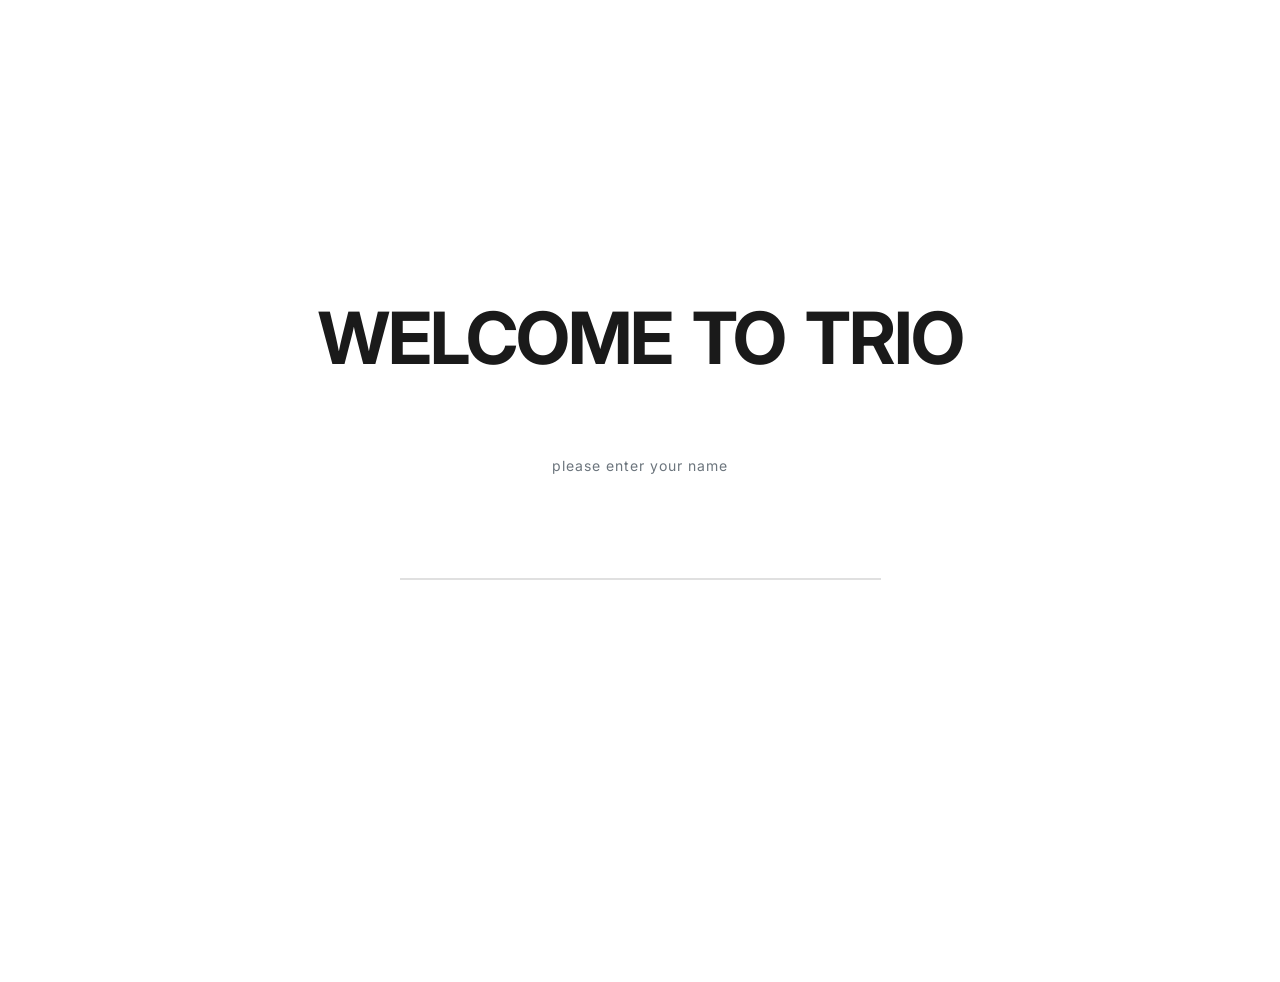
<file: index.html>
<!DOCTYPE html>
<html lang="en">
<head>
    <meta charset="UTF-8">
    <meta name="viewport" content="width=device-width, initial-scale=1.0">
    <title>TRIO - Time Tracking</title>
    <link rel="stylesheet" href="styles.css">
</head>
<body>
    <div class="container">
        <!-- Welcome Screen -->
        <div id="welcomeScreen" class="screen active">
            <div class="welcome-text">
                <span class="word" data-word="WELCOME">WELCOME</span>
                <span class="word" data-word="TO">TO</span>
                <span class="word" data-word="TRIO">TRIO</span>
            </div>
            <p class="enter-name-text">please enter your name</p>
            <input type="text" id="nameInput" class="invisible-input" placeholder="" autocomplete="off" maxlength="30">
            <div class="input-indicator"></div>
        </div>

        <!-- Activity Selection Screen -->
        <div id="activityScreen" class="screen">
            <!-- Digital Clock -->
            <div class="clock-container">
                <div class="clock-3d">
                    <div class="time-display" id="timeDisplay">00:00:00</div>
                    <div class="date-display" id="dateDisplay">LOADING...</div>
                </div>
            </div>

            <!-- Greeting -->
            <div class="greeting">
                <h1 class="greeting-title"></h1>
                <p class="greeting-subtitle">What would you like to do today?</p>
            </div>

            <div class="options-container">
                <div class="options-grid">
                    <!-- Card 1 -->
                    <div class="option-card" data-activity="University/Advisory">
                        <div class="card-glow"></div>
                        <div class="card-inner">
                            <div class="card-face">
                                <div class="card-number">01</div>
                                <div class="card-content">
                                    <div class="card-icon">🎓</div>
                                    <div class="card-title">University/Advisory</div>
                                    <div class="card-description">Get personalized academic guidance, course recommendations, and career counseling from expert advisors.</div>
                                </div>
                                <div class="card-arrow">→</div>
                            </div>
                        </div>
                    </div>

                    <!-- Card 2 -->
                    <div class="option-card" data-activity="Tutoring">
                        <div class="card-glow"></div>
                        <div class="card-inner">
                            <div class="card-face">
                                <div class="card-number">02</div>
                                <div class="card-content">
                                    <div class="card-icon">📚</div>
                                    <div class="card-title">Tutoring</div>
                                    <div class="card-description">Connect with expert tutors for personalized one-on-one sessions across all subjects and skill levels.</div>
                                </div>
                                <div class="card-arrow">→</div>
                            </div>
                        </div>
                    </div>

                    <!-- Card 3 -->
                    <div class="option-card" data-activity="Study">
                        <div class="card-glow"></div>
                        <div class="card-inner">
                            <div class="card-face">
                                <div class="card-number">03</div>
                                <div class="card-content">
                                    <div class="card-icon">💡</div>
                                    <div class="card-title">Study</div>
                                    <div class="card-description">Access curated study materials, practice tests, and interactive learning resources to master any topic.</div>
                                </div>
                                <div class="card-arrow">→</div>
                            </div>
                        </div>
                    </div>

                    <!-- Card 4 -->
                    <div class="option-card" data-activity="FAFSA Resources/Assistance">
                        <div class="card-glow"></div>
                        <div class="card-inner">
                            <div class="card-face">
                                <div class="card-number">04</div>
                                <div class="card-content">
                                    <div class="card-icon">💰</div>
                                    <div class="card-title">FAFSA Resources</div>
                                    <div class="card-description">Navigate financial aid applications with step-by-step guidance and access to funding opportunities.</div>
                                </div>
                                <div class="card-arrow">→</div>
                            </div>
                        </div>
                    </div>

                    <!-- Card 5 -->
                    <div class="option-card" data-activity="Workshop">
                        <div class="card-glow"></div>
                        <div class="card-inner">
                            <div class="card-face">
                                <div class="card-number">05</div>
                                <div class="card-content">
                                    <div class="card-icon">🛠️</div>
                                    <div class="card-title">Workshop</div>
                                    <div class="card-description">Join interactive workshops and masterclasses led by industry professionals and thought leaders.</div>
                                </div>
                                <div class="card-arrow">→</div>
                            </div>
                        </div>
                    </div>

                    <!-- Card 6 -->
                    <div class="option-card" data-activity="Event">
                        <div class="card-glow"></div>
                        <div class="card-inner">
                            <div class="card-face">
                                <div class="card-number">06</div>
                                <div class="card-content">
                                    <div class="card-icon">🎉</div>
                                    <div class="card-title">Event</div>
                                    <div class="card-description">Discover and register for upcoming events, seminars, and networking opportunities in your area.</div>
                                </div>
                                <div class="card-arrow">→</div>
                            </div>
                        </div>
                    </div>
                </div>
            </div>
        </div>

        <!-- Timer Screen -->
        <div id="timerScreen" class="screen">
            <div class="timer-container">
                <div class="activity-name"></div>
                <div class="timer-display">
                    <span class="time-value" id="hours">00</span>
                    <span class="time-separator">:</span>
                    <span class="time-value" id="minutes">00</span>
                    <span class="time-separator">:</span>
                    <span class="time-value" id="seconds">00</span>
                </div>
                <div class="timer-label">Time Elapsed</div>
                <button id="checkoutBtn" class="checkout-btn">
                    <span>Check Out</span>
                </button>
            </div>
        </div>
    </div>

    <script src="script.js"></script>
</body>
</html>
</file>
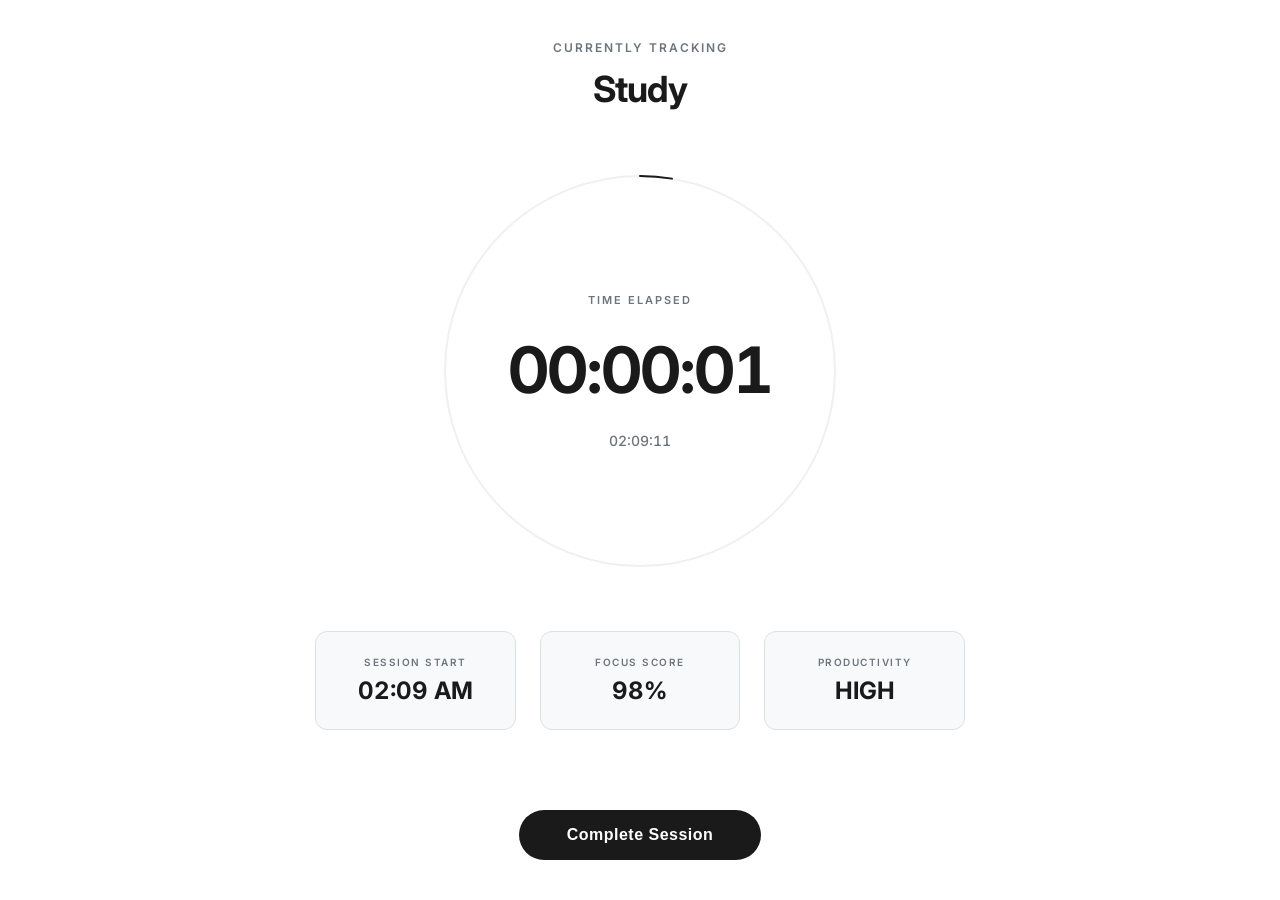
<file: session-active.html>
<!DOCTYPE html>
<html lang="en">
<head>
    <meta charset="UTF-8">
    <meta name="viewport" content="width=device-width, initial-scale=1.0">
    <title>Session Active - TRIO</title>
    <style>
        @import url('https://fonts.googleapis.com/css2?family=Inter:wght@300;400;500;600;700&display=swap');

        * {
            margin: 0;
            padding: 0;
            box-sizing: border-box;
        }

        body {
            font-family: 'Inter', -apple-system, BlinkMacSystemFont, 'Segoe UI', sans-serif;
            overflow: hidden;
            background: #ffffff;
            color: #1a1a1a;
            height: 100vh;
            display: flex;
            align-items: center;
            justify-content: center;
        }

        .container {
            position: relative;
            width: 100%;
            max-width: 800px;
            padding: 40px;
            display: flex;
            flex-direction: column;
            align-items: center;
            gap: 60px;
        }

        /* Activity Header */
        .activity-header {
            text-align: center;
            animation: fadeIn 0.6s ease;
        }

        @keyframes fadeIn {
            from { opacity: 0; transform: translateY(-20px); }
            to { opacity: 1; transform: translateY(0); }
        }

        .activity-label {
            font-size: 12px;
            font-weight: 600;
            letter-spacing: 2px;
            text-transform: uppercase;
            color: #6c757d;
            margin-bottom: 12px;
        }

        .activity-name {
            font-size: 36px;
            font-weight: 700;
            color: #1a1a1a;
            letter-spacing: -1px;
        }

        /* Timer Circle Container */
        .timer-circle-container {
            position: relative;
            width: 400px;
            height: 400px;
            display: flex;
            align-items: center;
            justify-content: center;
            animation: scaleIn 0.8s ease;
        }

        @keyframes scaleIn {
            from { opacity: 0; transform: scale(0.9); }
            to { opacity: 1; transform: scale(1); }
        }

        /* Progress Circle SVG */
        .progress-ring {
            position: absolute;
            width: 100%;
            height: 100%;
            transform: rotate(-90deg);
        }

        .progress-ring-bg {
            fill: none;
            stroke: #f0f0f0;
            stroke-width: 2;
        }

        .progress-ring-circle {
            fill: none;
            stroke: #1a1a1a;
            stroke-width: 2;
            stroke-linecap: round;
            stroke-dasharray: 1257;
            stroke-dashoffset: 1257;
            transition: stroke-dashoffset 1s linear;
        }

        /* Center Timer Display */
        .timer-display {
            position: relative;
            z-index: 5;
            text-align: center;
            display: flex;
            flex-direction: column;
            align-items: center;
            justify-content: center;
            gap: 24px;
        }

        .time-elapsed-label {
            font-size: 11px;
            font-weight: 600;
            letter-spacing: 2px;
            text-transform: uppercase;
            color: #6c757d;
        }

        .time {
            font-size: 64px;
            font-weight: 700;
            font-variant-numeric: tabular-nums;
            color: #1a1a1a;
            letter-spacing: -2px;
        }

        .current-time {
            font-size: 14px;
            font-weight: 500;
            color: #6c757d;
            font-variant-numeric: tabular-nums;
        }

        /* Stats Panel */
        .stats-panel {
            display: grid;
            grid-template-columns: repeat(3, 1fr);
            gap: 24px;
            width: 100%;
            max-width: 650px;
            animation: fadeIn 0.8s ease 0.3s both;
        }

        .stat-card {
            background: #f8f9fa;
            border: 1px solid #e0e0e0;
            border-radius: 12px;
            padding: 24px;
            text-align: center;
            transition: all 0.3s ease;
        }

        .stat-card:hover {
            transform: translateY(-4px);
            border-color: #1a1a1a;
            box-shadow: 0 8px 24px rgba(0, 0, 0, 0.08);
        }

        .stat-label {
            font-size: 10px;
            font-weight: 600;
            letter-spacing: 1.5px;
            text-transform: uppercase;
            color: #6c757d;
            margin-bottom: 8px;
        }

        .stat-value {
            font-size: 24px;
            font-weight: 700;
            color: #1a1a1a;
            font-variant-numeric: tabular-nums;
        }

        /* Checkout Button */
        .checkout-button {
            margin-top: 20px;
            padding: 16px 48px;
            font-size: 16px;
            font-weight: 600;
            letter-spacing: 0.5px;
            color: #ffffff;
            background: #1a1a1a;
            border: none;
            border-radius: 50px;
            cursor: pointer;
            transition: all 0.3s ease;
            animation: fadeIn 0.8s ease 0.5s both;
        }

        .checkout-button:hover {
            transform: translateY(-2px);
            box-shadow: 0 8px 24px rgba(0, 0, 0, 0.15);
        }

        .checkout-button:active {
            transform: translateY(0);
        }

        /* Responsive Design */
        @media (max-width: 768px) {
            .container {
                padding: 20px;
                gap: 40px;
            }

            .activity-name {
                font-size: 28px;
            }

            .timer-circle-container {
                width: 300px;
                height: 300px;
            }

            .time {
                font-size: 48px;
            }

            .stats-panel {
                grid-template-columns: 1fr;
                gap: 16px;
            }

            .checkout-button {
                padding: 14px 40px;
                font-size: 14px;
            }
        }
    </style>
</head>
<body>
    <div class="container">
        <!-- Activity Header -->
        <div class="activity-header">
            <div class="activity-label">Currently Tracking</div>
            <div class="activity-name" id="activityName">Study</div>
        </div>

        <!-- Timer Circle -->
        <div class="timer-circle-container">
            <!-- Progress Ring SVG -->
            <svg class="progress-ring" viewBox="0 0 400 400">
                <circle class="progress-ring-bg" cx="200" cy="200" r="195"/>
                <circle class="progress-ring-circle" cx="200" cy="200" r="195" id="progressCircle"/>
            </svg>

            <!-- Center Timer Display -->
            <div class="timer-display">
                <div class="time-elapsed-label">Time Elapsed</div>
                <div class="time" id="timerDisplay">00:00:00</div>
                <div class="current-time" id="currentTime">00:00:00</div>
            </div>
        </div>

        <!-- Stats Panel -->
        <div class="stats-panel">
            <div class="stat-card">
                <div class="stat-label">Session Start</div>
                <div class="stat-value" id="startTime">--:--</div>
            </div>
            <div class="stat-card">
                <div class="stat-label">Focus Score</div>
                <div class="stat-value" id="focusScore">98%</div>
            </div>
            <div class="stat-card">
                <div class="stat-label">Productivity</div>
                <div class="stat-value" id="productivity">HIGH</div>
            </div>
        </div>

        <!-- Checkout Button -->
        <button class="checkout-button" id="checkoutBtn">
            <span>Complete Session</span>
        </button>
    </div>

    <script>
        // Timer Logic
        let startTime = Date.now();
        let elapsedSeconds = 0;
        const timerDisplay = document.getElementById('timerDisplay');
        const currentTimeDisplay = document.getElementById('currentTime');
        const startTimeDisplay = document.getElementById('startTime');
        const progressCircle = document.getElementById('progressCircle');
        const activityNameElement = document.getElementById('activityName');

        // Load session data from localStorage
        const sessionData = JSON.parse(localStorage.getItem('trioSession') || '{}');
        if (sessionData.activity) {
            activityNameElement.textContent = sessionData.activity;
        }
        if (sessionData.startTime) {
            startTime = new Date(sessionData.startTime).getTime();
            const startDate = new Date(sessionData.startTime);
            startTimeDisplay.textContent = startDate.toLocaleTimeString('en-US', {
                hour: '2-digit',
                minute: '2-digit',
                hour12: true
            });
        } else {
            // Initialize session if not exists
            const now = new Date();
            startTimeDisplay.textContent = now.toLocaleTimeString('en-US', {
                hour: '2-digit',
                minute: '2-digit',
                hour12: true
            });
            localStorage.setItem('trioSession', JSON.stringify({
                activity: activityNameElement.textContent,
                startTime: now.toISOString(),
                userName: sessionData.userName || 'User'
            }));
        }

        function updateTimer() {
            // Calculate elapsed time
            elapsedSeconds = Math.floor((Date.now() - startTime) / 1000);

            const hours = Math.floor(elapsedSeconds / 3600);
            const minutes = Math.floor((elapsedSeconds % 3600) / 60);
            const seconds = elapsedSeconds % 60;

            timerDisplay.textContent =
                `${String(hours).padStart(2, '0')}:${String(minutes).padStart(2, '0')}:${String(seconds).padStart(2, '0')}`;

            // Update current time
            const now = new Date();
            currentTimeDisplay.textContent = now.toLocaleTimeString('en-US', {
                hour: '2-digit',
                minute: '2-digit',
                second: '2-digit',
                hour12: false
            });

            // Update progress circle (complete circle every hour)
            const maxSeconds = 3600; // 1 hour
            const progress = (elapsedSeconds % maxSeconds) / maxSeconds;
            const circumference = 2 * Math.PI * 195;
            const offset = circumference - (progress * circumference);
            progressCircle.style.strokeDashoffset = offset;
        }

        // Update timer every second
        setInterval(updateTimer, 1000);
        updateTimer(); // Initial update

        // Simulate focus score updating
        const focusScoreElement = document.getElementById('focusScore');
        setInterval(() => {
            const score = 95 + Math.floor(Math.random() * 5);
            focusScoreElement.textContent = `${score}%`;
        }, 5000);

        // Checkout button
        document.getElementById('checkoutBtn').addEventListener('click', () => {
            // Save session data
            const session = JSON.parse(localStorage.getItem('trioSession') || '{}');
            session.endTime = new Date().toISOString();
            session.duration = elapsedSeconds;
            localStorage.setItem('trioSession', JSON.stringify(session));

            // Redirect to index.html (restart flow)
            window.location.href = 'index.html';
        });
    </script>
</body>
</html>
</file>
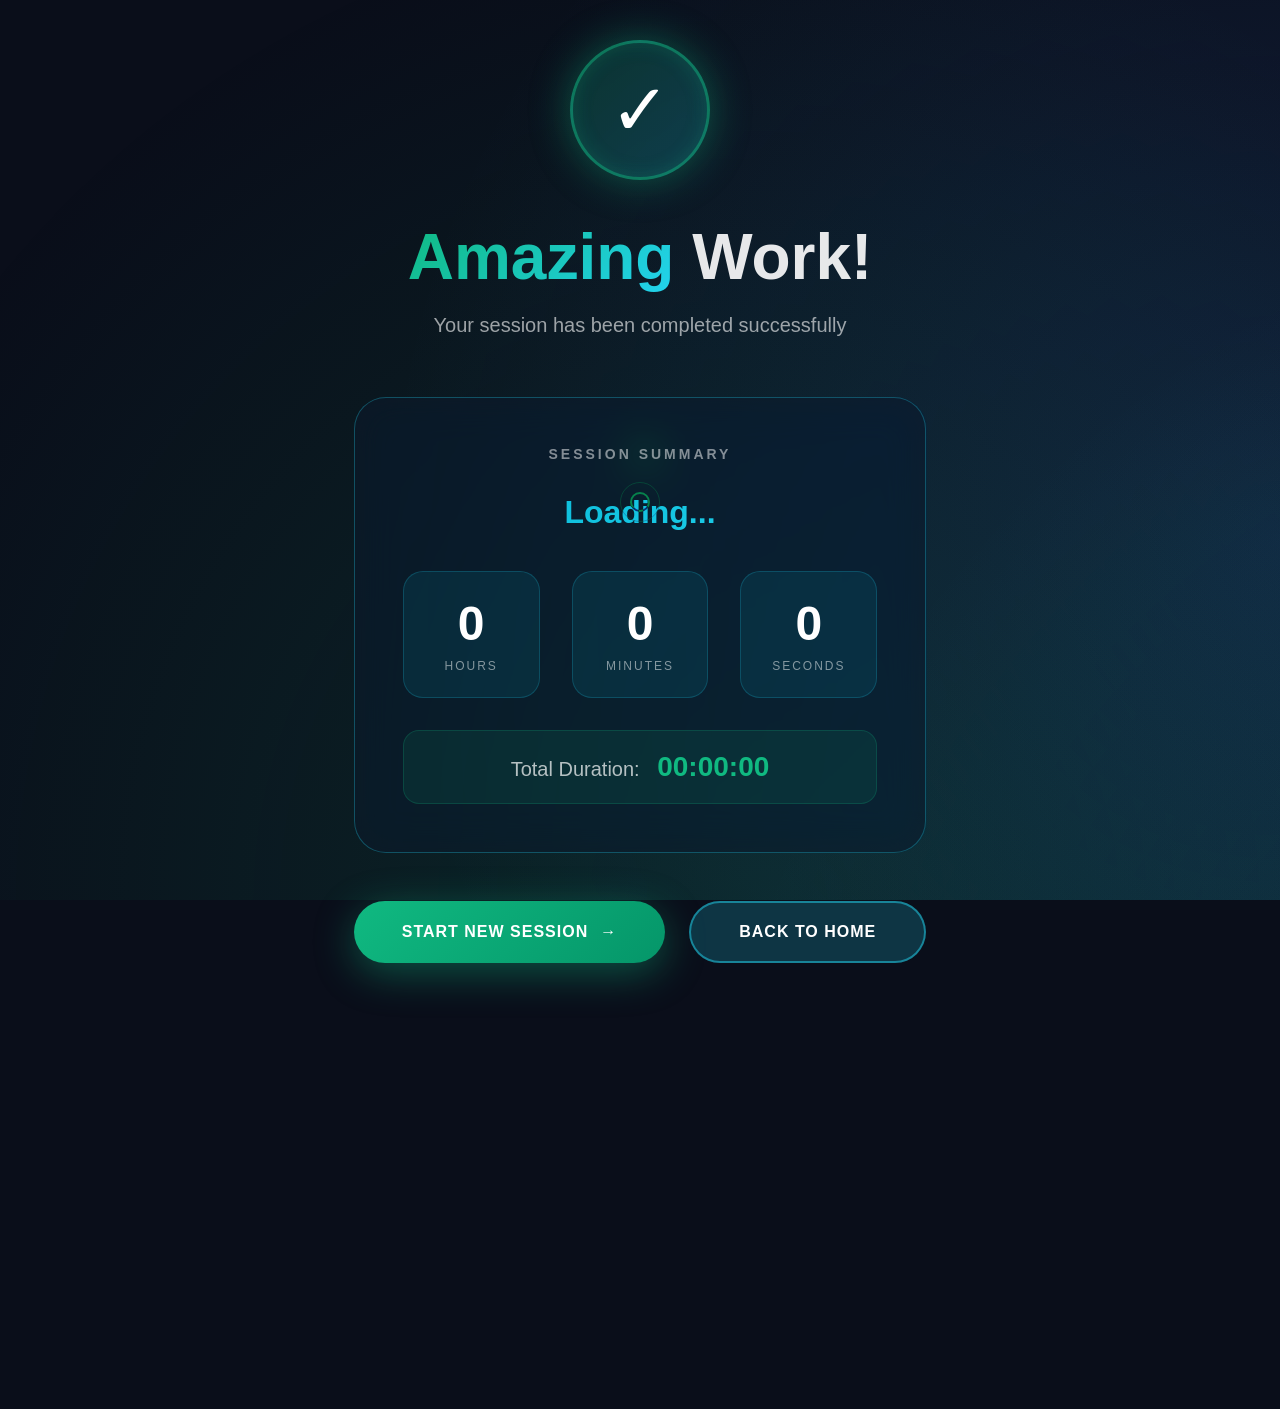
<file: session-complete.html>
<!DOCTYPE html>
<html lang="en">
<head>
    <meta charset="UTF-8">
    <meta name="viewport" content="width=device-width, initial-scale=1.0">
    <title>Session Complete - TRIO</title>
    <style>
        * {
            margin: 0;
            padding: 0;
            box-sizing: border-box;
        }

        body {
            font-family: 'Inter', -apple-system, BlinkMacSystemFont, 'Segoe UI', sans-serif;
            overflow-x: hidden;
            background: #0a0e1a;
            color: white;
            min-height: 100vh;
            display: flex;
            align-items: center;
            justify-content: center;
            cursor: none;
            padding: 40px 20px;
        }

        /* Custom Cursor */
        .cursor {
            width: 20px;
            height: 20px;
            border: 2px solid rgba(16, 185, 129, 0.8);
            border-radius: 50%;
            position: fixed;
            pointer-events: none;
            z-index: 9999;
            transition: transform 0.15s ease;
            mix-blend-mode: difference;
        }

        .cursor-follower {
            width: 40px;
            height: 40px;
            border: 1px solid rgba(16, 185, 129, 0.3);
            border-radius: 50%;
            position: fixed;
            pointer-events: none;
            z-index: 9998;
            transition: transform 0.3s ease;
            mix-blend-mode: difference;
        }

        /* Background */
        .bg-container {
            position: fixed;
            top: 0;
            left: 0;
            width: 100%;
            height: 100%;
            z-index: 0;
            overflow: hidden;
        }

        .bg-gradient {
            position: absolute;
            width: 200%;
            height: 200%;
            background:
                radial-gradient(circle at 30% 50%, rgba(16, 185, 129, 0.15) 0%, transparent 50%),
                radial-gradient(circle at 70% 70%, rgba(34, 211, 238, 0.15) 0%, transparent 50%),
                radial-gradient(circle at 50% 30%, rgba(59, 130, 246, 0.15) 0%, transparent 50%);
            animation: celebrationGradient 15s ease infinite;
        }

        @keyframes celebrationGradient {
            0%, 100% { transform: translate(0, 0) rotate(0deg) scale(1); }
            33% { transform: translate(-5%, 5%) rotate(120deg) scale(1.1); }
            66% { transform: translate(5%, -5%) rotate(240deg) scale(0.9); }
        }

        /* Confetti */
        .confetti {
            position: fixed;
            width: 10px;
            height: 10px;
            background: #10b981;
            position: absolute;
            animation: confettiFall 3s ease-out forwards;
            z-index: 10;
        }

        @keyframes confettiFall {
            0% {
                transform: translateY(-100vh) rotate(0deg);
                opacity: 1;
            }
            100% {
                transform: translateY(100vh) rotate(720deg);
                opacity: 0;
            }
        }

        /* Main Container */
        .completion-container {
            position: relative;
            z-index: 1;
            text-align: center;
            max-width: 800px;
            animation: containerFadeIn 1s cubic-bezier(0.23, 1, 0.32, 1);
        }

        @keyframes containerFadeIn {
            from {
                opacity: 0;
                transform: translateY(30px) scale(0.95);
            }
            to {
                opacity: 1;
                transform: translateY(0) scale(1);
            }
        }

        /* Success Icon */
        .success-icon {
            width: 140px;
            height: 140px;
            margin: 0 auto 40px;
            position: relative;
            animation: iconBounce 1s cubic-bezier(0.23, 1, 0.32, 1) 0.2s backwards;
        }

        @keyframes iconBounce {
            0% {
                transform: scale(0) rotate(-180deg);
                opacity: 0;
            }
            50% {
                transform: scale(1.2) rotate(10deg);
            }
            100% {
                transform: scale(1) rotate(0deg);
                opacity: 1;
            }
        }

        .success-circle {
            width: 140px;
            height: 140px;
            border-radius: 50%;
            background: linear-gradient(135deg, rgba(16, 185, 129, 0.2), rgba(34, 211, 238, 0.2));
            backdrop-filter: blur(10px);
            border: 3px solid rgba(16, 185, 129, 0.5);
            display: flex;
            align-items: center;
            justify-content: center;
            font-size: 72px;
            box-shadow:
                0 0 40px rgba(16, 185, 129, 0.4),
                inset 0 0 20px rgba(16, 185, 129, 0.2);
            animation: iconGlow 2s ease-in-out infinite;
        }

        @keyframes iconGlow {
            0%, 100% { box-shadow: 0 0 40px rgba(16, 185, 129, 0.4), inset 0 0 20px rgba(16, 185, 129, 0.2); }
            50% { box-shadow: 0 0 60px rgba(16, 185, 129, 0.6), inset 0 0 30px rgba(16, 185, 129, 0.3); }
        }

        /* Title */
        .completion-title {
            font-size: 64px;
            font-weight: 900;
            margin-bottom: 20px;
            animation: titleReveal 0.8s cubic-bezier(0.23, 1, 0.32, 1) 0.4s backwards;
        }

        .title-amazing {
            background: linear-gradient(135deg, #10b981, #22d3ee);
            -webkit-background-clip: text;
            -webkit-text-fill-color: transparent;
            background-clip: text;
        }

        .title-work {
            color: rgba(255, 255, 255, 0.9);
        }

        @keyframes titleReveal {
            from {
                opacity: 0;
                transform: translateY(30px);
            }
            to {
                opacity: 1;
                transform: translateY(0);
            }
        }

        .completion-subtitle {
            font-size: 20px;
            color: rgba(255, 255, 255, 0.6);
            margin-bottom: 60px;
            font-weight: 400;
            animation: titleReveal 0.8s cubic-bezier(0.23, 1, 0.32, 1) 0.6s backwards;
        }

        /* Session Summary Card */
        .summary-card {
            background: rgba(15, 25, 40, 0.6);
            backdrop-filter: blur(20px) saturate(180%);
            border: 1px solid rgba(34, 211, 238, 0.3);
            border-radius: 32px;
            padding: 48px;
            margin-bottom: 48px;
            animation: cardSlideIn 0.8s cubic-bezier(0.23, 1, 0.32, 1) 0.8s backwards;
            position: relative;
            overflow: hidden;
        }

        @keyframes cardSlideIn {
            from {
                opacity: 0;
                transform: translateY(40px);
            }
            to {
                opacity: 1;
                transform: translateY(0);
            }
        }

        .summary-card::before {
            content: '';
            position: absolute;
            top: 0;
            left: -100%;
            width: 100%;
            height: 100%;
            background: linear-gradient(90deg, transparent, rgba(255, 255, 255, 0.05), transparent);
            animation: shimmer 3s ease-in-out infinite;
        }

        @keyframes shimmer {
            0% { left: -100%; }
            100% { left: 100%; }
        }

        .summary-header {
            font-size: 14px;
            font-weight: 600;
            letter-spacing: 3px;
            text-transform: uppercase;
            color: rgba(255, 255, 255, 0.5);
            margin-bottom: 32px;
        }

        .activity-display {
            font-size: 32px;
            font-weight: 700;
            background: linear-gradient(135deg, #06b6d4, #22d3ee);
            -webkit-background-clip: text;
            -webkit-text-fill-color: transparent;
            background-clip: text;
            margin-bottom: 40px;
        }

        .stats-grid {
            display: grid;
            grid-template-columns: repeat(3, 1fr);
            gap: 32px;
            margin-bottom: 32px;
        }

        .stat-box {
            background: rgba(6, 182, 212, 0.1);
            padding: 24px;
            border-radius: 20px;
            border: 1px solid rgba(34, 211, 238, 0.2);
            transition: all 0.4s ease;
        }

        .stat-box:hover {
            transform: translateY(-4px);
            background: rgba(6, 182, 212, 0.15);
            border-color: rgba(34, 211, 238, 0.4);
            box-shadow: 0 10px 30px rgba(6, 182, 212, 0.3);
        }

        .stat-value {
            font-size: 48px;
            font-weight: 700;
            color: white;
            margin-bottom: 8px;
            font-variant-numeric: tabular-nums;
        }

        .stat-label {
            font-size: 12px;
            font-weight: 500;
            letter-spacing: 2px;
            text-transform: uppercase;
            color: rgba(255, 255, 255, 0.5);
        }

        .total-duration {
            font-size: 20px;
            color: rgba(255, 255, 255, 0.7);
            padding: 20px;
            background: rgba(16, 185, 129, 0.1);
            border-radius: 16px;
            border: 1px solid rgba(16, 185, 129, 0.2);
        }

        .duration-highlight {
            font-size: 28px;
            font-weight: 700;
            color: #10b981;
            margin-left: 12px;
        }

        /* Action Buttons */
        .action-buttons {
            display: flex;
            gap: 24px;
            justify-content: center;
            animation: buttonsAppear 0.8s cubic-bezier(0.23, 1, 0.32, 1) 1s backwards;
        }

        @keyframes buttonsAppear {
            from {
                opacity: 0;
                transform: translateY(20px);
            }
            to {
                opacity: 1;
                transform: translateY(0);
            }
        }

        .btn {
            padding: 20px 48px;
            font-size: 16px;
            font-weight: 600;
            border: none;
            border-radius: 50px;
            cursor: pointer;
            position: relative;
            overflow: hidden;
            transition: all 0.4s cubic-bezier(0.23, 1, 0.32, 1);
            letter-spacing: 1px;
            text-transform: uppercase;
            text-decoration: none;
            display: inline-flex;
            align-items: center;
            gap: 12px;
        }

        .btn-primary {
            background: linear-gradient(135deg, #10b981, #059669);
            color: white;
            box-shadow: 0 10px 40px rgba(16, 185, 129, 0.4);
        }

        .btn-primary:hover {
            transform: translateY(-4px);
            box-shadow: 0 20px 60px rgba(16, 185, 129, 0.6);
        }

        .btn-secondary {
            background: rgba(34, 211, 238, 0.2);
            color: white;
            border: 2px solid rgba(34, 211, 238, 0.5);
        }

        .btn-secondary:hover {
            background: rgba(34, 211, 238, 0.3);
            border-color: rgba(34, 211, 238, 0.7);
            transform: translateY(-4px);
            box-shadow: 0 10px 30px rgba(34, 211, 238, 0.3);
        }

        .btn::before {
            content: '';
            position: absolute;
            top: 0;
            left: -100%;
            width: 100%;
            height: 100%;
            background: linear-gradient(90deg, transparent, rgba(255, 255, 255, 0.2), transparent);
            transition: left 0.6s ease;
        }

        .btn:hover::before {
            left: 100%;
        }

        .btn:active {
            transform: translateY(-2px);
        }

        /* Floating Celebration Particles */
        .celebration-particle {
            position: fixed;
            width: 8px;
            height: 8px;
            background: linear-gradient(135deg, #10b981, #22d3ee);
            border-radius: 50%;
            pointer-events: none;
            animation: celebrationFloat 4s ease-in-out infinite;
            box-shadow: 0 0 20px rgba(16, 185, 129, 0.6);
        }

        @keyframes celebrationFloat {
            0%, 100% {
                transform: translate(0, 0) scale(1);
                opacity: 0.6;
            }
            50% {
                transform: translate(var(--x), var(--y)) scale(1.5);
                opacity: 1;
            }
        }

        /* Responsive */
        @media (max-width: 768px) {
            .completion-title {
                font-size: 48px;
            }

            .stats-grid {
                grid-template-columns: 1fr;
                gap: 20px;
            }

            .action-buttons {
                flex-direction: column;
                width: 100%;
            }

            .btn {
                width: 100%;
                justify-content: center;
            }

            .summary-card {
                padding: 32px 24px;
            }
        }
    </style>
</head>
<body>
    <!-- Custom Cursor -->
    <div class="cursor"></div>
    <div class="cursor-follower"></div>

    <!-- Background -->
    <div class="bg-container">
        <div class="bg-gradient"></div>
    </div>

    <!-- Celebration Particles -->
    <div id="celebrationParticles"></div>

    <!-- Main Content -->
    <div class="completion-container">
        <div class="success-icon">
            <div class="success-circle">
                ✓
            </div>
        </div>

        <h1 class="completion-title">
            <span class="title-amazing">Amazing</span> <span class="title-work">Work!</span>
        </h1>
        <p class="completion-subtitle">Your session has been completed successfully</p>

        <div class="summary-card">
            <div class="summary-header">Session Summary</div>
            <div class="activity-display" id="activityName">Loading...</div>

            <div class="stats-grid">
                <div class="stat-box">
                    <div class="stat-value" id="hoursDisplay">0</div>
                    <div class="stat-label">Hours</div>
                </div>
                <div class="stat-box">
                    <div class="stat-value" id="minutesDisplay">0</div>
                    <div class="stat-label">Minutes</div>
                </div>
                <div class="stat-box">
                    <div class="stat-value" id="secondsDisplay">0</div>
                    <div class="stat-label">Seconds</div>
                </div>
            </div>

            <div class="total-duration">
                Total Duration: <span class="duration-highlight" id="totalDuration">00:00:00</span>
            </div>
        </div>

        <div class="action-buttons">
            <a href="index.html" class="btn btn-primary">
                <span>Start New Session</span>
                <span>→</span>
            </a>
            <a href="welcome-checkin.html" class="btn btn-secondary">
                <span>Back to Home</span>
            </a>
        </div>
    </div>

    <script>
        // Custom Cursor
        const cursor = document.querySelector('.cursor');
        const follower = document.querySelector('.cursor-follower');

        let mouseX = 0, mouseY = 0;
        let cursorX = 0, cursorY = 0;
        let followerX = 0, followerY = 0;

        document.addEventListener('mousemove', (e) => {
            mouseX = e.clientX;
            mouseY = e.clientY;
        });

        function animateCursor() {
            cursorX += (mouseX - cursorX) * 0.3;
            cursorY += (mouseY - cursorY) * 0.3;

            followerX += (mouseX - followerX) * 0.1;
            followerY += (mouseY - followerY) * 0.1;

            cursor.style.transform = `translate(${cursorX}px, ${cursorY}px)`;
            follower.style.transform = `translate(${followerX}px, ${followerY}px)`;

            requestAnimationFrame(animateCursor);
        }
        animateCursor();

        // Cursor effects on buttons
        const buttons = document.querySelectorAll('.btn');
        buttons.forEach(btn => {
            btn.addEventListener('mouseenter', () => {
                cursor.style.transform = `translate(${cursorX}px, ${cursorY}px) scale(1.5)`;
                follower.style.transform = `translate(${followerX}px, ${followerY}px) scale(1.5)`;
            });
            btn.addEventListener('mouseleave', () => {
                cursor.style.transform = `translate(${cursorX}px, ${cursorY}px) scale(1)`;
                follower.style.transform = `translate(${followerX}px, ${followerY}px) scale(1)`;
            });
        });

        // Confetti Explosion
        function createConfetti() {
            const colors = ['#10b981', '#22d3ee', '#06b6d4', '#3b82f6', '#fb923c'];

            for (let i = 0; i < 150; i++) {
                setTimeout(() => {
                    const confetti = document.createElement('div');
                    confetti.className = 'confetti';
                    confetti.style.left = Math.random() * 100 + '%';
                    confetti.style.background = colors[Math.floor(Math.random() * colors.length)];
                    confetti.style.animationDelay = Math.random() * 0.5 + 's';
                    confetti.style.animationDuration = (Math.random() * 2 + 2) + 's';

                    // Random shapes
                    if (Math.random() > 0.5) {
                        confetti.style.borderRadius = '50%';
                    } else if (Math.random() > 0.5) {
                        confetti.style.width = '3px';
                        confetti.style.height = '15px';
                    }

                    document.body.appendChild(confetti);

                    setTimeout(() => confetti.remove(), 3000);
                }, i * 15);
            }
        }

        // Celebration Particles
        const celebrationContainer = document.getElementById('celebrationParticles');
        for (let i = 0; i < 20; i++) {
            const particle = document.createElement('div');
            particle.className = 'celebration-particle';

            const angle = (i / 20) * Math.PI * 2;
            const distance = 100 + Math.random() * 200;
            const x = Math.cos(angle) * distance;
            const y = Math.sin(angle) * distance;

            particle.style.setProperty('--x', `${x}px`);
            particle.style.setProperty('--y', `${y}px`);
            particle.style.left = '50%';
            particle.style.top = '50%';
            particle.style.animationDelay = `${Math.random() * 2}s`;
            particle.style.animationDuration = `${4 + Math.random() * 2}s`;

            celebrationContainer.appendChild(particle);
        }

        // Load session data from localStorage
        const lastActivity = localStorage.getItem('currentActivity') || 'Activity';
        const checkInTime = localStorage.getItem('checkInTime');
        const checkOutTime = Date.now();

        if (checkInTime) {
            const elapsed = checkOutTime - parseInt(checkInTime);
            const hours = Math.floor(elapsed / 3600000);
            const minutes = Math.floor((elapsed % 3600000) / 60000);
            const seconds = Math.floor((elapsed % 60000) / 1000);

            document.getElementById('activityName').textContent = lastActivity.toUpperCase();
            document.getElementById('hoursDisplay').textContent = hours;
            document.getElementById('minutesDisplay').textContent = minutes;
            document.getElementById('secondsDisplay').textContent = seconds;
            document.getElementById('totalDuration').textContent =
                `${String(hours).padStart(2, '0')}:${String(minutes).padStart(2, '0')}:${String(seconds).padStart(2, '0')}`;

            // Clear check-in time
            localStorage.removeItem('checkInTime');
        }

        // Trigger confetti on load
        setTimeout(() => {
            createConfetti();
        }, 500);

        // Additional confetti bursts
        setTimeout(() => createConfetti(), 2000);
        setTimeout(() => createConfetti(), 3500);
    </script>
</body>
</html>
</file>
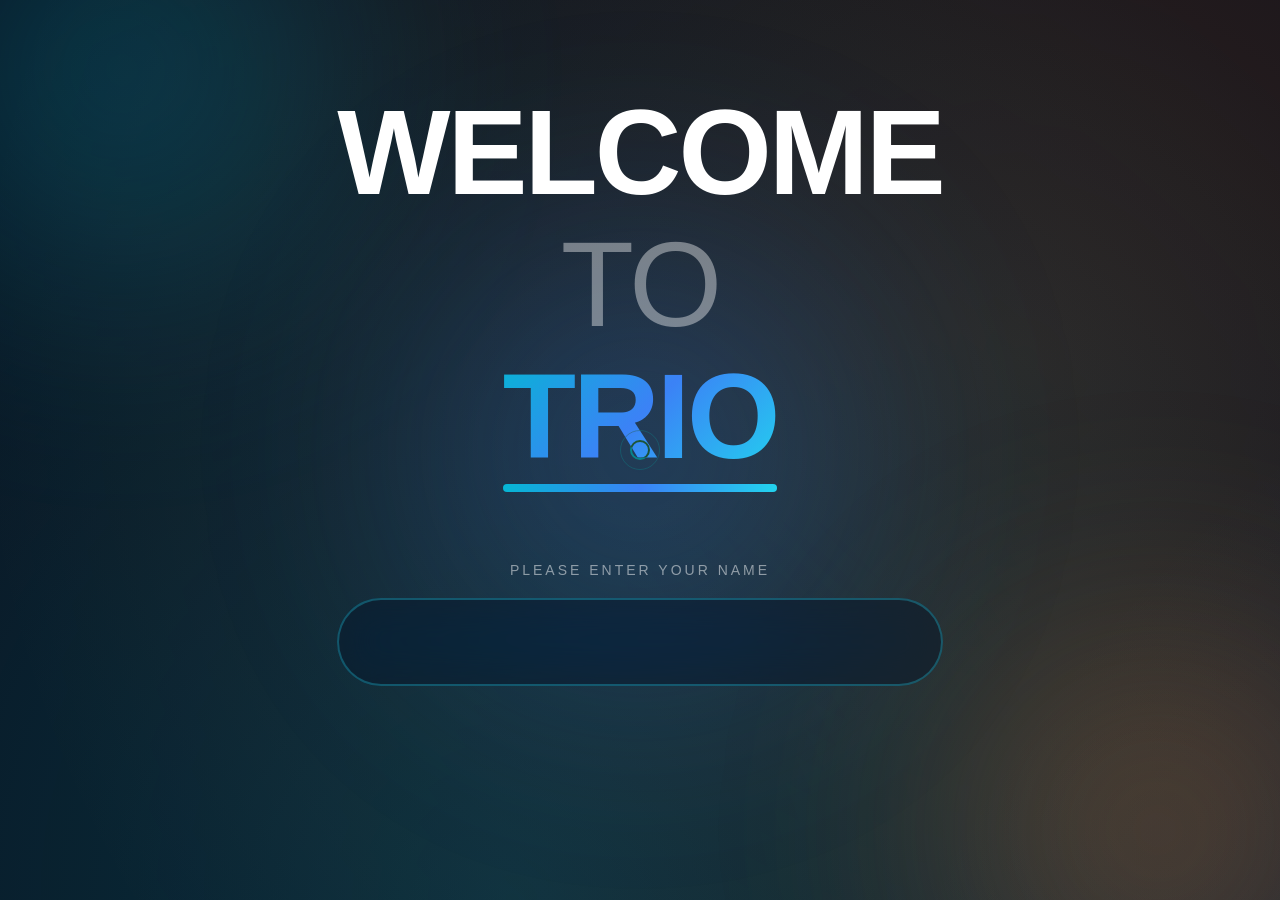
<file: welcome-checkin.html>
<!DOCTYPE html>
<html lang="en">
<head>
    <meta charset="UTF-8">
    <meta name="viewport" content="width=device-width, initial-scale=1.0">
    <title>Welcome to TRIO - Check In</title>
    <style>
        * {
            margin: 0;
            padding: 0;
            box-sizing: border-box;
        }

        body {
            font-family: 'Inter', -apple-system, BlinkMacSystemFont, 'Segoe UI', sans-serif;
            overflow: hidden;
            background: #0a0e1a;
            color: white;
            height: 100vh;
            display: flex;
            align-items: center;
            justify-content: center;
            cursor: none;
        }

        /* Custom Cursor */
        .cursor {
            width: 20px;
            height: 20px;
            border: 2px solid rgba(34, 211, 238, 0.8);
            border-radius: 50%;
            position: fixed;
            pointer-events: none;
            z-index: 9999;
            transition: transform 0.15s ease;
            mix-blend-mode: difference;
        }

        .cursor-follower {
            width: 40px;
            height: 40px;
            border: 1px solid rgba(34, 211, 238, 0.3);
            border-radius: 50%;
            position: fixed;
            pointer-events: none;
            z-index: 9998;
            transition: transform 0.3s ease;
            mix-blend-mode: difference;
        }

        /* Background */
        .bg-container {
            position: fixed;
            top: 0;
            left: 0;
            width: 100%;
            height: 100%;
            z-index: 0;
            overflow: hidden;
        }

        .bg-gradient {
            position: absolute;
            width: 200%;
            height: 200%;
            background:
                radial-gradient(circle at 20% 50%, rgba(6, 182, 212, 0.2) 0%, transparent 50%),
                radial-gradient(circle at 80% 80%, rgba(59, 130, 246, 0.2) 0%, transparent 50%),
                radial-gradient(circle at 40% 20%, rgba(251, 146, 60, 0.15) 0%, transparent 50%);
            animation: gradientShift 25s ease infinite;
        }

        @keyframes gradientShift {
            0%, 100% { transform: translate(0, 0) rotate(0deg); }
            33% { transform: translate(-5%, 5%) rotate(120deg); }
            66% { transform: translate(5%, -5%) rotate(240deg); }
        }

        /* Particles */
        .particles {
            position: absolute;
            width: 100%;
            height: 100%;
        }

        .particle {
            position: absolute;
            width: 3px;
            height: 3px;
            background: rgba(34, 211, 238, 0.6);
            border-radius: 50%;
            animation: particleFloat 20s infinite linear;
            opacity: 0;
            box-shadow: 0 0 10px rgba(34, 211, 238, 0.5);
        }

        @keyframes particleFloat {
            0% {
                transform: translateY(100vh) translateX(0) scale(0);
                opacity: 0;
            }
            10% { opacity: 1; }
            90% { opacity: 1; }
            100% {
                transform: translateY(-100vh) translateX(100px) scale(1.5);
                opacity: 0;
            }
        }

        /* Floating Orbs */
        .floating-orb {
            position: fixed;
            width: 500px;
            height: 500px;
            border-radius: 50%;
            filter: blur(120px);
            opacity: 0.4;
            pointer-events: none;
            z-index: 0;
            animation: orbFloat 20s ease-in-out infinite;
        }

        .orb-1 {
            background: radial-gradient(circle, rgba(6, 182, 212, 0.8), transparent);
            top: -20%;
            left: -10%;
            animation-delay: 0s;
        }

        .orb-2 {
            background: radial-gradient(circle, rgba(251, 146, 60, 0.8), transparent);
            bottom: -20%;
            right: -10%;
            animation-delay: -10s;
        }

        .orb-3 {
            background: radial-gradient(circle, rgba(59, 130, 246, 0.8), transparent);
            top: 50%;
            left: 50%;
            transform: translate(-50%, -50%);
            animation-delay: -5s;
        }

        @keyframes orbFloat {
            0%, 100% { transform: translate(0, 0) scale(1); }
            33% { transform: translate(50px, -50px) scale(1.1); }
            66% { transform: translate(-50px, 50px) scale(0.9); }
        }

        /* Main Content */
        .main-content {
            position: relative;
            z-index: 1;
            text-align: center;
            max-width: 800px;
            padding: 40px;
        }

        /* Title Animation */
        .welcome-text {
            font-size: 120px;
            font-weight: 900;
            line-height: 1.1;
            margin-bottom: 40px;
            letter-spacing: -3px;
        }

        .welcome-text span {
            display: inline-block;
            animation: titleReveal 0.8s cubic-bezier(0.23, 1, 0.32, 1) backwards;
        }

        .welcome-text .word-welcome span:nth-child(1) { animation-delay: 0.1s; }
        .welcome-text .word-welcome span:nth-child(2) { animation-delay: 0.15s; }
        .welcome-text .word-welcome span:nth-child(3) { animation-delay: 0.2s; }
        .welcome-text .word-welcome span:nth-child(4) { animation-delay: 0.25s; }
        .welcome-text .word-welcome span:nth-child(5) { animation-delay: 0.3s; }
        .welcome-text .word-welcome span:nth-child(6) { animation-delay: 0.35s; }
        .welcome-text .word-welcome span:nth-child(7) { animation-delay: 0.4s; }

        .word-to {
            color: rgba(255, 255, 255, 0.4);
            font-weight: 500;
            margin: 0 20px;
        }

        .word-to span { animation-delay: 0.5s; }

        .word-trio span:nth-child(1) { animation-delay: 0.6s; }
        .word-trio span:nth-child(2) { animation-delay: 0.65s; }
        .word-trio span:nth-child(3) { animation-delay: 0.7s; }
        .word-trio span:nth-child(4) { animation-delay: 0.75s; }

        .word-trio {
            background: linear-gradient(135deg, #06b6d4, #3b82f6, #22d3ee);
            -webkit-background-clip: text;
            -webkit-text-fill-color: transparent;
            background-clip: text;
            position: relative;
            display: inline-block;
        }

        .word-trio::after {
            content: '';
            position: absolute;
            bottom: -10px;
            left: 0;
            right: 0;
            height: 8px;
            background: linear-gradient(90deg, #06b6d4, #3b82f6, #22d3ee);
            border-radius: 4px;
            animation: underlineGrow 0.6s cubic-bezier(0.23, 1, 0.32, 1) 0.8s backwards;
        }

        @keyframes underlineGrow {
            from { transform: scaleX(0); }
            to { transform: scaleX(1); }
        }

        @keyframes titleReveal {
            from {
                opacity: 0;
                transform: translateY(50px) rotateX(-90deg);
            }
            to {
                opacity: 1;
                transform: translateY(0) rotateX(0);
            }
        }

        /* Input Container */
        .input-container {
            margin-top: 80px;
            position: relative;
            animation: fadeInUp 0.8s cubic-bezier(0.23, 1, 0.32, 1) 1s backwards;
        }

        .input-label {
            font-size: 14px;
            letter-spacing: 3px;
            text-transform: uppercase;
            color: rgba(255, 255, 255, 0.5);
            margin-bottom: 20px;
            font-weight: 500;
            animation: fadeIn 1s ease 1.2s backwards;
        }

        @keyframes fadeIn {
            from { opacity: 0; }
            to { opacity: 1; }
        }

        .input-wrapper {
            position: relative;
            perspective: 1000px;
        }

        .input-glow {
            position: absolute;
            top: -2px;
            left: -2px;
            right: -2px;
            bottom: -2px;
            background: linear-gradient(135deg, #06b6d4, #3b82f6, #22d3ee, #06b6d4);
            background-size: 300% 300%;
            border-radius: 50px;
            opacity: 0;
            filter: blur(20px);
            transition: opacity 0.4s ease;
            animation: borderGlow 3s ease infinite;
        }

        @keyframes borderGlow {
            0%, 100% { background-position: 0% 50%; }
            50% { background-position: 100% 50%; }
        }

        .input-wrapper:hover .input-glow,
        .name-input:focus ~ .input-glow {
            opacity: 0.8;
        }

        .name-input {
            width: 100%;
            padding: 28px 40px;
            font-size: 24px;
            font-weight: 400;
            color: white;
            background: rgba(15, 25, 40, 0.6);
            backdrop-filter: blur(20px) saturate(180%);
            border: 2px solid rgba(34, 211, 238, 0.3);
            border-radius: 50px;
            outline: none;
            text-align: center;
            transition: all 0.4s cubic-bezier(0.23, 1, 0.32, 1);
            position: relative;
            z-index: 1;
            letter-spacing: 2px;
        }

        .name-input::placeholder {
            color: rgba(255, 255, 255, 0.3);
        }

        .name-input:focus {
            transform: translateY(-4px);
            border-color: rgba(34, 211, 238, 0.6);
            box-shadow:
                0 20px 60px rgba(6, 182, 212, 0.3),
                inset 0 1px 0 rgba(255, 255, 255, 0.1);
        }

        /* Continue Button */
        .continue-btn {
            margin-top: 60px;
            padding: 24px 80px;
            font-size: 18px;
            font-weight: 600;
            color: white;
            background: linear-gradient(135deg, #06b6d4, #0284c7);
            border: none;
            border-radius: 50px;
            cursor: pointer;
            position: relative;
            overflow: hidden;
            transition: all 0.4s cubic-bezier(0.23, 1, 0.32, 1);
            letter-spacing: 2px;
            text-transform: uppercase;
            box-shadow: 0 10px 40px rgba(6, 182, 212, 0.4);
            opacity: 0;
            transform: translateY(20px);
            pointer-events: none;
        }

        .continue-btn.active {
            animation: buttonAppear 0.6s cubic-bezier(0.23, 1, 0.32, 1) forwards;
            pointer-events: auto;
        }

        @keyframes buttonAppear {
            to {
                opacity: 1;
                transform: translateY(0);
            }
        }

        .continue-btn::before {
            content: '';
            position: absolute;
            top: 0;
            left: -100%;
            width: 100%;
            height: 100%;
            background: linear-gradient(90deg, transparent, rgba(255, 255, 255, 0.3), transparent);
            transition: left 0.6s ease;
        }

        .continue-btn:hover::before {
            left: 100%;
        }

        .continue-btn::after {
            content: '→';
            position: absolute;
            right: 30px;
            top: 50%;
            transform: translateY(-50%) translateX(0);
            transition: transform 0.4s cubic-bezier(0.23, 1, 0.32, 1);
            font-size: 24px;
        }

        .continue-btn:hover {
            transform: translateY(-4px);
            box-shadow: 0 20px 60px rgba(6, 182, 212, 0.6);
        }

        .continue-btn:hover::after {
            transform: translateY(-50%) translateX(8px);
        }

        .continue-btn:active {
            transform: translateY(-2px);
        }

        /* Typing Animation */
        .typing-indicator {
            position: absolute;
            right: 40px;
            top: 50%;
            transform: translateY(-50%);
            display: flex;
            gap: 6px;
            opacity: 0;
            transition: opacity 0.3s ease;
        }

        .name-input:focus ~ .typing-indicator {
            opacity: 1;
        }

        .typing-dot {
            width: 8px;
            height: 8px;
            border-radius: 50%;
            background: linear-gradient(135deg, #06b6d4, #22d3ee);
            animation: typingBounce 1.4s ease-in-out infinite;
        }

        .typing-dot:nth-child(2) { animation-delay: 0.2s; }
        .typing-dot:nth-child(3) { animation-delay: 0.4s; }

        @keyframes typingBounce {
            0%, 60%, 100% { transform: translateY(0); }
            30% { transform: translateY(-10px); }
        }

        @keyframes fadeInUp {
            from {
                opacity: 0;
                transform: translateY(30px);
            }
            to {
                opacity: 1;
                transform: translateY(0);
            }
        }

        /* Sparkles */
        .sparkle {
            position: absolute;
            width: 4px;
            height: 4px;
            background: white;
            border-radius: 50%;
            pointer-events: none;
            animation: sparkleAnim 1s ease-out forwards;
            box-shadow: 0 0 10px rgba(255, 255, 255, 0.8);
        }

        @keyframes sparkleAnim {
            0% {
                transform: translate(0, 0) scale(0);
                opacity: 1;
            }
            100% {
                transform: translate(var(--x), var(--y)) scale(1);
                opacity: 0;
            }
        }

        /* Responsive */
        @media (max-width: 768px) {
            .welcome-text {
                font-size: 64px;
            }

            .name-input {
                font-size: 18px;
                padding: 20px 30px;
            }

            .continue-btn {
                padding: 20px 60px;
                font-size: 16px;
            }
        }
    </style>
</head>
<body>
    <!-- Custom Cursor -->
    <div class="cursor"></div>
    <div class="cursor-follower"></div>

    <!-- Background -->
    <div class="bg-container">
        <div class="bg-gradient"></div>
        <div class="particles" id="particles"></div>
    </div>

    <!-- Floating Orbs -->
    <div class="floating-orb orb-1"></div>
    <div class="floating-orb orb-2"></div>
    <div class="floating-orb orb-3"></div>

    <!-- Main Content -->
    <div class="main-content">
        <div class="welcome-text">
            <div class="word-welcome">
                <span>W</span><span>E</span><span>L</span><span>C</span><span>O</span><span>M</span><span>E</span>
            </div>
            <div class="word-to">
                <span>TO</span>
            </div>
            <div class="word-trio">
                <span>T</span><span>R</span><span>I</span><span>O</span>
            </div>
        </div>

        <div class="input-container">
            <div class="input-label">Please enter your name</div>
            <div class="input-wrapper">
                <div class="input-glow"></div>
                <input
                    type="text"
                    class="name-input"
                    placeholder=""
                    id="nameInput"
                    autocomplete="off"
                />
                <div class="typing-indicator">
                    <div class="typing-dot"></div>
                    <div class="typing-dot"></div>
                    <div class="typing-dot"></div>
                </div>
            </div>
        </div>

        <button class="continue-btn" id="continueBtn">Let's Begin</button>
    </div>

    <script src="script.js"></script>
    <script>
        // Custom Cursor
        const cursor = document.querySelector('.cursor');
        const follower = document.querySelector('.cursor-follower');

        let mouseX = 0, mouseY = 0;
        let cursorX = 0, cursorY = 0;
        let followerX = 0, followerY = 0;

        document.addEventListener('mousemove', (e) => {
            mouseX = e.clientX;
            mouseY = e.clientY;
        });

        function animateCursor() {
            cursorX += (mouseX - cursorX) * 0.3;
            cursorY += (mouseY - cursorY) * 0.3;

            followerX += (mouseX - followerX) * 0.1;
            followerY += (mouseY - followerY) * 0.1;

            cursor.style.transform = `translate(${cursorX}px, ${cursorY}px)`;
            follower.style.transform = `translate(${followerX}px, ${followerY}px)`;

            requestAnimationFrame(animateCursor);
        }
        animateCursor();

        // Cursor effects on interactive elements
        const hoverElements = document.querySelectorAll('.name-input, .continue-btn');
        hoverElements.forEach(el => {
            el.addEventListener('mouseenter', () => {
                cursor.style.transform = `translate(${cursorX}px, ${cursorY}px) scale(1.5)`;
                follower.style.transform = `translate(${followerX}px, ${followerY}px) scale(1.5)`;
            });
            el.addEventListener('mouseleave', () => {
                cursor.style.transform = `translate(${cursorX}px, ${cursorY}px) scale(1)`;
                follower.style.transform = `translate(${followerX}px, ${followerY}px) scale(1)`;
            });
        });

        // Particles
        const particlesContainer = document.getElementById('particles');
        for (let i = 0; i < 60; i++) {
            const particle = document.createElement('div');
            particle.className = 'particle';
            particle.style.left = `${Math.random() * 100}%`;
            particle.style.animationDelay = `${Math.random() * 20}s`;
            particle.style.animationDuration = `${15 + Math.random() * 15}s`;
            particlesContainer.appendChild(particle);
        }

        // Floating Orbs Follow Mouse
        const orbs = document.querySelectorAll('.floating-orb');
        document.addEventListener('mousemove', (e) => {
            const x = e.clientX / window.innerWidth;
            const y = e.clientY / window.innerHeight;

            orbs.forEach((orb, index) => {
                const speed = (index + 1) * 40;
                const offsetX = (x - 0.5) * speed;
                const offsetY = (y - 0.5) * speed;

                orb.style.transform = `translate(${offsetX}px, ${offsetY}px)`;
            });
        });

        // Input handling
        const nameInput = document.getElementById('nameInput');
        const continueBtn = document.getElementById('continueBtn');

        nameInput.addEventListener('input', (e) => {
            if (e.target.value.trim().length > 0) {
                continueBtn.classList.add('active');
            } else {
                continueBtn.classList.remove('active');
            }
        });

        // Sparkle effect on input focus
        nameInput.addEventListener('focus', () => {
            createSparkles(nameInput);
        });

        function createSparkles(element) {
            const rect = element.getBoundingClientRect();
            for (let i = 0; i < 12; i++) {
                const sparkle = document.createElement('div');
                sparkle.className = 'sparkle';

                const angle = (i / 12) * Math.PI * 2;
                const distance = 50;
                const x = Math.cos(angle) * distance;
                const y = Math.sin(angle) * distance;

                sparkle.style.setProperty('--x', `${x}px`);
                sparkle.style.setProperty('--y', `${y}px`);
                sparkle.style.left = `${rect.left + rect.width / 2}px`;
                sparkle.style.top = `${rect.top + rect.height / 2}px`;

                document.body.appendChild(sparkle);

                setTimeout(() => sparkle.remove(), 1000);
            }
        }

        // Continue button action
        continueBtn.addEventListener('click', () => {
            const name = nameInput.value.trim();
            if (name) {
                // Store name in localStorage
                localStorage.setItem('userName', name);

                // Navigate to main app (index.html)
                window.location.href = 'index.html';
            }
        });

        // Enter key to continue
        nameInput.addEventListener('keypress', (e) => {
            if (e.key === 'Enter' && nameInput.value.trim().length > 0) {
                continueBtn.click();
            }
        });

        // Auto-focus input after animations
        setTimeout(() => {
            nameInput.focus();
        }, 1500);
    </script>
</body>
</html>
</file>
<file: styles.css>
@import url('https://fonts.googleapis.com/css2?family=Inter:wght@300;400;500;600;700&display=swap');

* {
    margin: 0;
    padding: 0;
    box-sizing: border-box;
}

:root {
    --bg-primary: #ffffff;
    --bg-secondary: #f8f9fa;
    --text-primary: #1a1a1a;
    --text-secondary: #6c757d;
    --border: #e0e0e0;
    --hover: #f0f0f0;
}

html {
    scroll-behavior: smooth;
}

body {
    font-family: 'Inter', -apple-system, BlinkMacSystemFont, sans-serif;
    background: var(--bg-primary);
    color: var(--text-primary);
    overflow: hidden;
    position: relative;
    line-height: 1.6;
}

.container {
    position: relative;
    width: 100vw;
    height: 100vh;
    display: flex;
    align-items: center;
    justify-content: center;
}

/* Screen Management */
.screen {
    position: absolute;
    width: 100%;
    height: 100%;
    display: flex;
    flex-direction: column;
    align-items: center;
    justify-content: center;
    opacity: 0;
    pointer-events: none;
    transition: opacity 0.6s ease;
}

.screen.active {
    opacity: 1;
    pointer-events: all;
}

/* ============================================
   WELCOME SCREEN
   ============================================ */

#welcomeScreen {
    gap: 40px;
}

.welcome-text {
    display: flex;
    gap: 20px;
    margin-bottom: 20px;
}

.word {
    font-size: 72px;
    font-weight: 700;
    letter-spacing: -2px;
    color: var(--text-primary);
    opacity: 0;
    animation: fadeInUp 0.8s ease forwards;
}

.word[data-word="WELCOME"] {
    animation-delay: 0.2s;
}

.word[data-word="TO"] {
    animation-delay: 0.4s;
}

.word[data-word="TRIO"] {
    animation-delay: 0.6s;
}

@keyframes fadeInUp {
    from {
        opacity: 0;
        transform: translateY(30px);
    }
    to {
        opacity: 1;
        transform: translateY(0);
    }
}

.enter-name-text {
    font-size: 14px;
    font-weight: 400;
    color: var(--text-secondary);
    text-transform: lowercase;
    letter-spacing: 1px;
    transition: all 0.3s ease;
}

.invisible-input {
    background: transparent;
    border: none;
    border-bottom: 2px solid var(--border);
    outline: none;
    font-size: 32px;
    font-weight: 500;
    color: var(--text-primary);
    text-align: center;
    padding: 12px 40px;
    min-width: 400px;
    transition: border-color 0.3s ease;
}

.invisible-input:focus {
    border-bottom-color: var(--text-primary);
}

/* ============================================
   ACTIVITY SCREEN
   ============================================ */

#activityScreen {
    padding: 60px;
    gap: 60px;
}

.clock-container {
    position: fixed;
    top: 40px;
    right: 60px;
    z-index: 100;
}

.clock-3d {
    background: var(--bg-secondary);
    border: 1px solid var(--border);
    border-radius: 16px;
    padding: 20px 32px;
    text-align: center;
}

.time-display {
    font-size: 24px;
    font-weight: 600;
    font-variant-numeric: tabular-nums;
    color: var(--text-primary);
    margin-bottom: 4px;
}

.date-display {
    font-size: 11px;
    font-weight: 500;
    letter-spacing: 1px;
    color: var(--text-secondary);
}

.greeting {
    text-align: center;
    margin-bottom: 20px;
}

.greeting-title {
    font-size: 48px;
    font-weight: 700;
    letter-spacing: -1px;
    color: var(--text-primary);
    margin-bottom: 12px;
}

.greeting-subtitle {
    font-size: 18px;
    font-weight: 400;
    color: var(--text-secondary);
}

.options-container {
    width: 100%;
    max-width: 1200px;
}

.options-grid {
    display: grid;
    grid-template-columns: repeat(6, 1fr);
    grid-template-rows: repeat(4, 140px);
    gap: 16px;
}

/* Bento Grid Layout - Modern Asymmetric Design */
.option-card:nth-child(1) {
    grid-column: span 3;
    grid-row: span 2;
}

.option-card:nth-child(2) {
    grid-column: span 3;
    grid-row: span 2;
}

.option-card:nth-child(3) {
    grid-column: span 2;
    grid-row: span 2;
}

.option-card:nth-child(4) {
    grid-column: span 2;
    grid-row: span 2;
}

.option-card:nth-child(5) {
    grid-column: span 2;
    grid-row: span 2;
}

.option-card:nth-child(6) {
    grid-column: span 6;
    grid-row: span 2;
}

.option-card {
    background: #ffffff;
    border: 1px solid #e8e8e8;
    border-radius: 24px;
    padding: 0;
    cursor: pointer;
    transition: all 0.5s cubic-bezier(0.34, 1.56, 0.64, 1);
    position: relative;
    overflow: hidden;
    min-height: 280px;
    transform-style: preserve-3d;
    perspective: 1000px;
}

.option-card::before {
    content: '';
    position: absolute;
    top: 0;
    left: 0;
    right: 0;
    height: 6px;
    background: linear-gradient(90deg, #f0f0f0 0%, #e0e0e0 50%, #f0f0f0 100%);
    background-size: 200% 100%;
    transition: all 0.5s ease;
}

.option-card:hover::before {
    background: linear-gradient(90deg, #1a1a1a 0%, #4a4a4a 50%, #1a1a1a 100%);
    background-size: 200% 100%;
    animation: shimmer 2s linear infinite;
}

@keyframes shimmer {
    0% { background-position: -200% 0; }
    100% { background-position: 200% 0; }
}

.option-card:hover {
    transform: translateY(-12px) scale(1.02);
    border-color: #d0d0d0;
    box-shadow:
        0 20px 60px rgba(0, 0, 0, 0.12),
        0 0 0 1px rgba(0, 0, 0, 0.02);
}

.card-inner {
    padding: 32px;
    transition: transform 0.5s cubic-bezier(0.34, 1.56, 0.64, 1);
    position: relative;
    z-index: 1;
}

.option-card:hover .card-inner {
    transform: translateY(-4px);
}

.card-face {
    display: flex;
    flex-direction: column;
    gap: 20px;
    position: relative;
}

.card-number {
    font-size: 11px;
    font-weight: 700;
    color: #d0d0d0;
    letter-spacing: 2px;
    position: absolute;
    top: -8px;
    right: 0;
    transition: all 0.5s ease;
}

.option-card:hover .card-number {
    color: #1a1a1a;
    transform: scale(1.2);
}

.card-content {
    display: flex;
    flex-direction: column;
    gap: 16px;
    padding-top: 20px;
}

.card-icon {
    font-size: 48px;
    transition: all 0.5s cubic-bezier(0.34, 1.56, 0.64, 1);
    display: inline-block;
    filter: grayscale(0.3);
}

.option-card:hover .card-icon {
    transform: scale(1.15) rotate(5deg);
    filter: grayscale(0);
}

.card-title {
    font-size: 22px;
    font-weight: 700;
    color: var(--text-primary);
    letter-spacing: -0.8px;
    line-height: 1.2;
    transition: all 0.3s ease;
}

.option-card:hover .card-title {
    letter-spacing: -1px;
}

.card-description {
    font-size: 13px;
    font-weight: 400;
    color: var(--text-secondary);
    line-height: 1.7;
    opacity: 0.8;
    transition: all 0.3s ease;
}

.option-card:hover .card-description {
    opacity: 1;
    color: #4a4a4a;
}

.card-arrow {
    font-size: 28px;
    color: #e0e0e0;
    align-self: flex-end;
    margin-top: 12px;
    transition: all 0.5s cubic-bezier(0.34, 1.56, 0.64, 1);
    font-weight: 300;
}

.option-card:hover .card-arrow {
    transform: translateX(8px) scale(1.3);
    color: #1a1a1a;
}

/* Staggered animation on load */
.option-card:nth-child(1) {
    animation: cardFadeIn 0.6s ease 0.1s both;
}

.option-card:nth-child(2) {
    animation: cardFadeIn 0.6s ease 0.2s both;
}

.option-card:nth-child(3) {
    animation: cardFadeIn 0.6s ease 0.3s both;
}

.option-card:nth-child(4) {
    animation: cardFadeIn 0.6s ease 0.4s both;
}

.option-card:nth-child(5) {
    animation: cardFadeIn 0.6s ease 0.5s both;
}

.option-card:nth-child(6) {
    animation: cardFadeIn 0.6s ease 0.6s both;
}

@keyframes cardFadeIn {
    from {
        opacity: 0;
        transform: translateY(30px) scale(0.9);
    }
    to {
        opacity: 1;
        transform: translateY(0) scale(1);
    }
}

/* ============================================
   TIMER SCREEN
   ============================================ */

.timer-container {
    display: flex;
    flex-direction: column;
    align-items: center;
    gap: 40px;
}

.activity-name {
    font-size: 24px;
    font-weight: 600;
    color: var(--text-secondary);
    letter-spacing: -0.5px;
}

.timer-display {
    display: flex;
    align-items: center;
    gap: 12px;
}

.time-value {
    font-size: 96px;
    font-weight: 700;
    font-variant-numeric: tabular-nums;
    color: var(--text-primary);
    letter-spacing: -4px;
}

.time-separator {
    font-size: 72px;
    font-weight: 300;
    color: var(--text-secondary);
}

.timer-label {
    font-size: 14px;
    font-weight: 500;
    color: var(--text-secondary);
    text-transform: uppercase;
    letter-spacing: 2px;
}

.checkout-btn {
    margin-top: 40px;
    padding: 16px 48px;
    font-size: 16px;
    font-weight: 600;
    color: var(--bg-primary);
    background: var(--text-primary);
    border: none;
    border-radius: 50px;
    cursor: pointer;
    transition: all 0.3s ease;
    letter-spacing: 0.5px;
}

.checkout-btn:hover {
    transform: translateY(-2px);
    box-shadow: 0 8px 24px rgba(0, 0, 0, 0.15);
}

.checkout-btn:active {
    transform: translateY(0);
}

/* ============================================
   RESPONSIVE DESIGN
   ============================================ */

/* Add subtle pattern overlay */
.option-card::after {
    content: '';
    position: absolute;
    top: 0;
    left: 0;
    right: 0;
    bottom: 0;
    background-image:
        radial-gradient(circle at 20% 80%, rgba(0,0,0,0.02) 0%, transparent 50%),
        radial-gradient(circle at 80% 20%, rgba(0,0,0,0.02) 0%, transparent 50%);
    pointer-events: none;
    opacity: 0;
    transition: opacity 0.5s ease;
}

.option-card:hover::after {
    opacity: 1;
}

@media (max-width: 1200px) {
    .options-grid {
        grid-template-columns: repeat(4, 1fr);
        grid-template-rows: repeat(6, 120px);
    }

    .option-card:nth-child(1),
    .option-card:nth-child(2) {
        grid-column: span 2;
        grid-row: span 2;
    }

    .option-card:nth-child(3),
    .option-card:nth-child(4),
    .option-card:nth-child(5) {
        grid-column: span 2;
        grid-row: span 2;
    }

    .option-card:nth-child(6) {
        grid-column: span 4;
        grid-row: span 2;
    }
}

@media (max-width: 1024px) {
    .welcome-text {
        flex-direction: column;
        gap: 12px;
    }

    .word {
        font-size: 56px;
    }
}

@media (max-width: 768px) {
    #activityScreen {
        padding: 40px 20px;
    }

    .greeting-title {
        font-size: 36px;
    }

    .greeting-subtitle {
        font-size: 16px;
    }

    .options-grid {
        grid-template-columns: 1fr;
        grid-template-rows: auto;
        gap: 16px;
    }

    .option-card:nth-child(1),
    .option-card:nth-child(2),
    .option-card:nth-child(3),
    .option-card:nth-child(4),
    .option-card:nth-child(5),
    .option-card:nth-child(6) {
        grid-column: span 1;
        grid-row: span 1;
        min-height: 200px;
    }

    .card-inner {
        padding: 24px;
    }

    .time-value {
        font-size: 64px;
    }

    .time-separator {
        font-size: 48px;
    }

    .clock-container {
        top: 20px;
        right: 20px;
    }

    .invisible-input {
        min-width: 280px;
        font-size: 24px;
    }
}

/* ============================================
   UTILITY ANIMATIONS
   ============================================ */

.ripple {
    position: absolute;
    border-radius: 50%;
    background: rgba(0, 0, 0, 0.1);
    transform: scale(0);
    animation: rippleEffect 0.6s ease-out;
    pointer-events: none;
}

@keyframes rippleEffect {
    to {
        transform: scale(4);
        opacity: 0;
    }
}

/* Flip animation for timer */
.flip {
    animation: flipNumber 0.4s ease;
}

@keyframes flipNumber {
    0%, 100% {
        transform: rotateX(0deg);
    }
    50% {
        transform: rotateX(90deg);
    }
}
</file>
